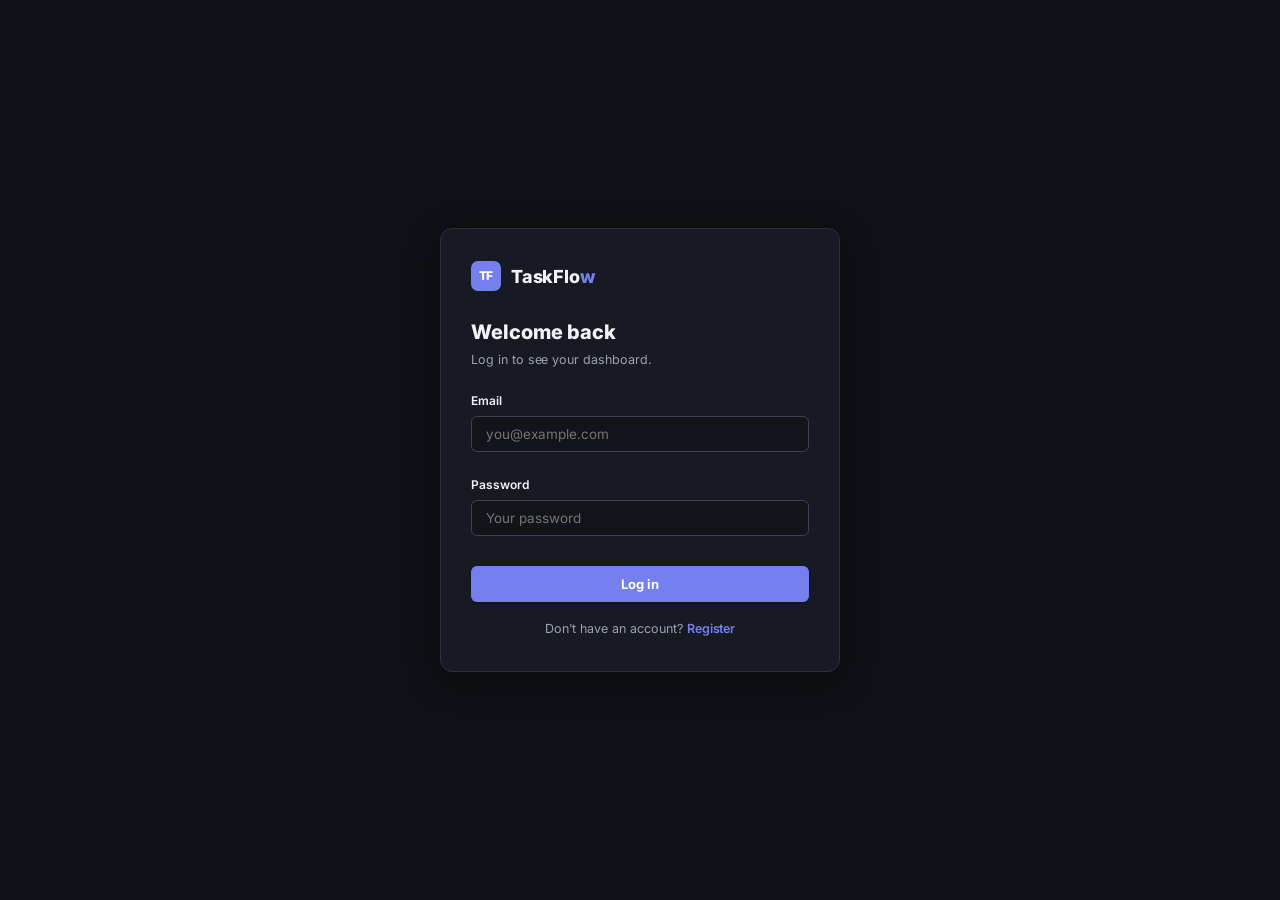
<file: frontend/login.html>
<!DOCTYPE html>
<html lang="en">
<head>
    <script>document.documentElement.dataset.theme = localStorage.getItem("taskflow_theme_v3") || "dark";</script>
    <meta charset="UTF-8">
    <meta name="viewport" content="width=device-width, initial-scale=1.0">
    <title>Log in — TaskFlow</title>
    <link rel="preconnect" href="https://fonts.googleapis.com">
    <link href="https://fonts.googleapis.com/css2?family=Inter:wght@400;500;600;700&display=swap" rel="stylesheet">
    <link rel="stylesheet" href="styles.css">
</head>
<body>

    <div class="auth-page">
        <div class="auth-card">
            <div class="auth-brand">
                <span class="brand-mark">TF</span>
                <span class="brand-name">TaskFlo<span>w</span></span>
            </div>

            <div class="auth-title">Welcome back</div>
            <div class="auth-subtitle">Log in to see your dashboard.</div>

            <div id="login-success" class="auth-success" hidden>Account created — log in below.</div>
            <div id="login-error" class="auth-error" hidden></div>
            <div id="login-hint" class="auth-success" hidden>Server is waking up (free hosting). This can take up to a minute.</div>

            <form id="login-form">
                <div class="auth-field">
                    <label for="login-email">Email</label>
                    <input type="email" id="login-email" class="control" placeholder="you@example.com" required>
                </div>
                <div class="auth-field">
                    <label for="login-password">Password</label>
                    <input type="password" id="login-password" class="control" placeholder="Your password" required>
                </div>
                <button type="submit" class="btn-new auth-submit">Log in</button>
            </form>

            <div class="auth-footer">
                Don't have an account? <a href="register.html">Register</a>
            </div>
        </div>
    </div>

    <script>
        const API_BASE = window.location.hostname === "localhost" || window.location.hostname === "127.0.0.1"
  ? "http://localhost:8000"
  : "https://taskflow-backend-2obb.onrender.com";

        const loginForm = document.getElementById("login-form");
        const loginError = document.getElementById("login-error");
        const loginSuccess = document.getElementById("login-success");

        // If we arrived here right after registering, show a friendly hint.
        if (new URLSearchParams(window.location.search).get("registered") === "1") {
            loginSuccess.hidden = false;
        }

        // If a session already exists, skip straight to the dashboard.
        if (localStorage.getItem("taskflow_token")) {
            window.location.href = "index.html";
        }

        loginForm.addEventListener("submit", async (event) => {
            event.preventDefault();
            loginError.hidden = true;

            const email = document.getElementById("login-email").value.trim();
            const password = document.getElementById("login-password").value;

            const submitBtn = loginForm.querySelector("button[type=submit]");
            const loginHint = document.getElementById("login-hint");
            submitBtn.disabled = true;
            submitBtn.textContent = "Logging in…";
            const hintTimer = setTimeout(() => { loginHint.hidden = false; }, 4000);

            try {
                const res = await fetch(`${API_BASE}/auth/login`, {
                    method: "POST",
                    headers: { "Content-Type": "application/json" },
                    body: JSON.stringify({ email, password }),
                });

                if (!res.ok) {
                    const err = await res.json();
                    loginError.textContent = typeof err.detail === "string" ? err.detail : "Login failed.";
                    loginError.hidden = false;
                    return;
                }

                const data = await res.json();
                localStorage.setItem("taskflow_token", data.token);
                localStorage.setItem("taskflow_user", JSON.stringify({
                    id: data.user_id,
                    name: data.name,
                    email: data.email,
                    is_admin: data.is_admin,
                }));

                window.location.href = "index.html";
            } catch (e) {
                console.error("Login failed:", e);
                loginError.textContent = "Network error — check the backend is running.";
                loginError.hidden = false;
            } finally {
                clearTimeout(hintTimer);
                loginHint.hidden = true;
                submitBtn.disabled = false;
                submitBtn.textContent = "Log in";
            }
        });
    </script>
</body>
</html>
</file>
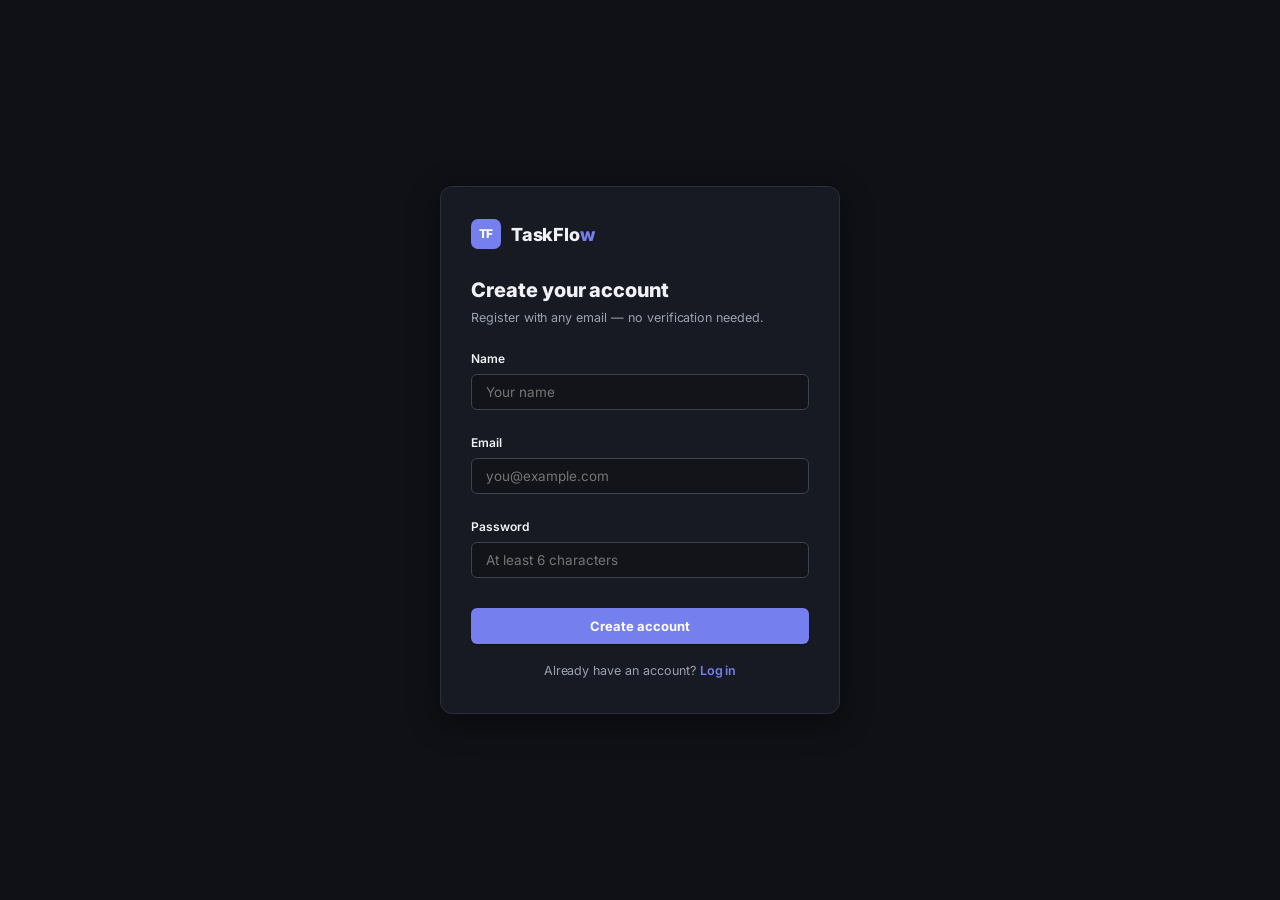
<file: frontend/register.html>
<!DOCTYPE html>
<html lang="en">
<head>
    <script>document.documentElement.dataset.theme = localStorage.getItem("taskflow_theme_v3") || "dark";</script>
    <meta charset="UTF-8">
    <meta name="viewport" content="width=device-width, initial-scale=1.0">
    <title>Register — TaskFlow</title>
    <link rel="preconnect" href="https://fonts.googleapis.com">
    <link href="https://fonts.googleapis.com/css2?family=Inter:wght@400;500;600;700&display=swap" rel="stylesheet">
    <link rel="stylesheet" href="styles.css">
</head>
<body>

    <div class="auth-page">
        <div class="auth-card">
            <div class="auth-brand">
                <span class="brand-mark">TF</span>
                <span class="brand-name">TaskFlo<span>w</span></span>
            </div>

            <div class="auth-title">Create your account</div>
            <div class="auth-subtitle">Register with any email — no verification needed.</div>

            <div id="register-error" class="auth-error" hidden></div>

            <form id="register-form">
                <div class="auth-field">
                    <label for="reg-name">Name</label>
                    <input type="text" id="reg-name" class="control" placeholder="Your name" required>
                </div>
                <div class="auth-field">
                    <label for="reg-email">Email</label>
                    <input type="email" id="reg-email" class="control" placeholder="you@example.com" required>
                </div>
                <div class="auth-field">
                    <label for="reg-password">Password</label>
                    <input type="password" id="reg-password" class="control" placeholder="At least 6 characters" required minlength="6">
                </div>
                <button type="submit" class="btn-new auth-submit">Create account</button>
            </form>

            <div class="auth-footer">
                Already have an account? <a href="login.html">Log in</a>
            </div>
        </div>
    </div>

    <script>
        const API_BASE = window.location.hostname === "localhost" || window.location.hostname === "127.0.0.1"
  ? "http://localhost:8000"
  : "https://taskflow-backend-2obb.onrender.com";

        const registerForm = document.getElementById("register-form");
        const registerError = document.getElementById("register-error");

        registerForm.addEventListener("submit", async (event) => {
            event.preventDefault();
            registerError.hidden = true;

            const name = document.getElementById("reg-name").value.trim();
            const email = document.getElementById("reg-email").value.trim();
            const password = document.getElementById("reg-password").value;

            const submitBtn = registerForm.querySelector("button[type=submit]");
            submitBtn.disabled = true;
            submitBtn.textContent = "Creating account…";

            try {
                const res = await fetch(`${API_BASE}/auth/register`, {
                    method: "POST",
                    headers: { "Content-Type": "application/json" },
                    body: JSON.stringify({ name, email, password }),
                });

                if (!res.ok) {
                    const err = await res.json();
                    let message = "Registration failed.";
                    if (typeof err.detail === "string") {
                        message = err.detail;
                    } else if (Array.isArray(err.detail) && err.detail[0]) {
                        message = err.detail[0].msg || message;
                    }
                    registerError.textContent = message;
                    registerError.hidden = false;
                    return;
                }

                // Success — send them to the login page with a friendly hint.
                window.location.href = "login.html?registered=1";
            } catch (e) {
                console.error("Register failed:", e);
                registerError.textContent = "Network error — check the backend is running.";
                registerError.hidden = false;
            } finally {
                submitBtn.disabled = false;
                submitBtn.textContent = "Create account";
            }
        });
    </script>
</body>
</html>
</file>
<file: frontend/styles.css>
/* =========================================================
   TASKFLOW — Ops Hub (dark theme, storyboard-matched)
   Type: Plus Jakarta Sans throughout
========================================================= */

* {
    margin: 0;
    padding: 0;
    box-sizing: border-box;
}

:root {
    --page-bg: #0A0F1C;
    --surface: #121B2E;
    --surface-2: #17223A;
    --border: #223049;
    --border-strong: #2E3D5C;

    --ink: #F5F7FA;
    --ink-muted: #8B95A7;

    --teal: #14B8A6;
    --teal-bg: rgba(20, 184, 166, 0.15);
    --blue: #3B82F6;
    --blue-bg: rgba(59, 130, 246, 0.15);
    --red: #EF4444;
    --red-bg: rgba(239, 68, 68, 0.15);
    --amber: #F59E0B;
    --amber-bg: rgba(245, 158, 11, 0.15);
    --green: #22C55E;
    --green-bg: rgba(34, 197, 94, 0.15);

    --radius-sm: 10px;
    --radius-md: 16px;
    --radius-lg: 24px;

    --font: 'Inter', -apple-system, 'Segoe UI', sans-serif;
}

:root[data-theme="light"] {
    --page-bg: #F4F7FC;
    --surface: #FFFFFF;
    --surface-2: #F1F5FB;
    --border: #DCE5F2;
    --border-strong: #C5D2E4;
    --ink: #13213A;
    --ink-muted: #62718A;
    --teal-bg: rgba(20, 184, 166, 0.12);
    --blue-bg: rgba(59, 130, 246, 0.12);
    --red-bg: rgba(239, 68, 68, 0.10);
    --amber-bg: rgba(245, 158, 11, 0.12);
    --green-bg: rgba(34, 197, 94, 0.12);
}

body {
    font-family: var(--font);
    background: var(--page-bg);
    color: var(--ink);
    line-height: 1.5;
    font-size: 14px;
}

/* =========================================================
   SHELL
========================================================= */

.app-shell {
    display: grid;
    grid-template-columns: 240px 1fr;
    gap: 20px;
    padding: 20px;
    min-height: 100vh;
}

/* =========================================================
   SIDEBAR
========================================================= */

.nav-sidebar {
    background: var(--surface);
    border: 1px solid var(--border);
    border-radius: var(--radius-lg);
    padding: 24px 16px;
    display: flex;
    flex-direction: column;
    gap: 22px;
    position: sticky;
    top: 20px;
    align-self: start;
    height: calc(100vh - 40px);
    overflow-y: auto;
}

.sidebar-brand {
    padding: 0 8px;
}

.mobile-menu-toggle,
.mobile-controls {
    display: none;
}

.brand-lockup {
    display: flex;
    align-items: center;
    gap: 10px;
}

.brand-mark {
    width: 36px;
    height: 36px;
    border-radius: 10px;
    background: var(--surface-2);
    color: var(--teal);
    font-size: 15px;
    font-weight: 800;
    letter-spacing: -0.02em;
    display: flex;
    align-items: center;
    justify-content: center;
    flex-shrink: 0;
}

.brand-name {
    font-size: 18px;
    font-weight: 800;
    letter-spacing: -0.01em;
}

.brand-name span {
    color: var(--teal);
}

.brand-sub {
    font-size: 11px;
    color: var(--ink-muted);
    margin-top: 1px;
}

.sidebar-nav {
    display: flex;
    flex-direction: column;
    gap: 8px;
}

.theme-toggle {
    display: flex;
    align-items: center;
    gap: 10px;
    width: 100%;
    padding: 11px 14px;
    border: 1px solid var(--border);
    border-radius: 14px;
    background: transparent;
    color: var(--ink-muted);
    font-family: var(--font);
    font-size: 13.5px;
    font-weight: 600;
    text-align: left;
    cursor: pointer;
}

.theme-toggle:hover {
    border-color: var(--teal);
    color: var(--teal);
}

.theme-toggle i {
    width: 22px;
    text-align: center;
    font-size: 16px;
}

.nav-item {
    display: flex;
    align-items: center;
    gap: 10px;
    padding: 11px 14px;
    border: 1px solid var(--border);
    border-radius: 14px;
    color: var(--ink-muted);
    font-weight: 600;
    font-size: 13.5px;
    text-decoration: none;
    cursor: pointer;
    transition: border-color 0.15s ease, color 0.15s ease, background 0.15s ease;
}

.nav-item[hidden] {
    display: none;
}

.nav-item:hover {
    border-color: var(--border-strong);
    color: var(--ink);
}

.nav-item.active {
    border-color: var(--teal);
    background: var(--teal-bg);
    color: var(--ink);
}

.nav-icon {
    width: 22px;
    text-align: center;
    font-size: 16px;
    color: var(--ink-muted);
    flex-shrink: 0;
    transition: color 0.15s ease;
}

.nav-item.active .nav-icon,
.nav-item:hover .nav-icon {
    color: var(--teal);
}

.sidebar-user-card {
    margin-top: auto;
    border-top: 1px solid var(--border);
    padding: 14px 8px 0;
    display: flex;
    align-items: center;
    gap: 10px;
}

.sidebar-user-avatar {
    display: grid;
    place-items: center;
    width: 38px;
    height: 38px;
    flex-shrink: 0;
    border-radius: 50%;
    background: var(--teal);
    color: #04241F;
    font-size: 12px;
    font-weight: 800;
}

.sidebar-user-details {
    min-width: 0;
    flex: 1;
}

.sidebar-user-name,
.sidebar-user-email {
    overflow: hidden;
    text-overflow: ellipsis;
    white-space: nowrap;
}

.sidebar-user-name {
    font-size: 12.5px;
    font-weight: 700;
}

.sidebar-user-email {
    margin-top: 1px;
    color: var(--ink-muted);
    font-size: 10.5px;
}

.sidebar-logout-btn {
    display: grid;
    place-items: center;
    width: 32px;
    height: 32px;
    flex-shrink: 0;
    border: 1px solid transparent;
    border-radius: 8px;
    background: transparent;
    color: var(--ink-muted);
    cursor: pointer;
}

.sidebar-logout-btn:hover {
    border-color: var(--red);
    background: var(--red-bg);
    color: var(--red);
}

/* =========================================================
   MAIN AREA / TOPBAR
========================================================= */

.main-area {
    display: flex;
    flex-direction: column;
    gap: 20px;
    min-width: 0;
}

.topbar {
    background: var(--surface);
    border: 1px solid var(--border);
    border-radius: var(--radius-lg);
    padding: 22px 26px;
    display: flex;
    align-items: center;
    justify-content: space-between;
    gap: 16px;
    flex-wrap: wrap;
}

.topbar-heading h1 {
    font-size: 24px;
    font-weight: 800;
    letter-spacing: -0.01em;
}

.topbar-heading p {
    font-size: 12.5px;
    color: var(--ink-muted);
    margin-top: 3px;
}

.topbar-right {
    display: flex;
    align-items: center;
    gap: 10px;
}

.topbar-user {
    font-size: 12.5px;
    font-weight: 600;
    color: var(--ink-muted);
    white-space: nowrap;
}

.topbar-search {
    height: 42px;
    min-width: 220px;
    background: var(--surface-2);
    border: 1px solid var(--border);
    border-radius: 12px;
    padding: 0 14px;
    color: var(--ink);
    font-family: var(--font);
    font-size: 13px;
    outline: none;
}

.topbar-search::placeholder {
    color: var(--ink-muted);
}

.topbar-search:focus {
    border-color: var(--teal);
}

.btn-new {
    height: 42px;
    padding: 0 20px;
    border: none;
    border-radius: 12px;
    background: var(--teal);
    color: #04241F;
    font-family: var(--font);
    font-weight: 700;
    font-size: 13px;
    cursor: pointer;
    transition: filter 0.15s ease, transform 0.15s ease;
}

.btn-new:hover {
    filter: brightness(1.08);
    transform: translateY(-1px);
}

/* =========================================================
   VIEW SWITCHING
========================================================= */

.view-area {
    display: flex;
    flex-direction: column;
}

.app-footer {
    margin-top: auto;
    padding: 16px 18px;
    border: 1px solid var(--border);
    border-radius: var(--radius-md);
    background: var(--surface);
    display: flex;
    align-items: center;
    justify-content: space-between;
    gap: 16px;
    color: var(--ink-muted);
    font-size: 12.5px;
}

.footer-brand,
.footer-credit {
    display: flex;
    align-items: center;
    gap: 8px;
}

.footer-brand strong {
    color: var(--ink);
    font-size: 13px;
}

.footer-brand strong span {
    color: var(--teal);
}

.footer-mark {
    display: grid;
    place-items: center;
    width: 40px;
    height: 40px;
    border-radius: 10px;
    background: var(--surface-2);
    color: var(--teal);
    font-size: 13px;
    font-weight: 800;
}

.footer-credit {
    padding: 8px 14px;
    border: 1px solid var(--border);
    border-radius: 999px;
    background: var(--surface-2);
}

.footer-credit strong { color: #8B7CFF; }
.footer-credit span { color: #FB7185; }

.view-panel {
    display: none;
    flex-direction: column;
    gap: 18px;
}

.view-panel.active {
    display: flex;
}

/* =========================================================
   SHARED CARD / GRID PRIMITIVES
========================================================= */

.panel-card {
    background: var(--surface);
    border: 1px solid var(--border);
    border-radius: var(--radius-lg);
    padding: 22px 24px;
}

.panel-card h2 {
    font-size: 15px;
    font-weight: 700;
    margin-bottom: 14px;
}

.hint-inline {
    font-size: 12px;
    font-weight: 400;
    color: var(--ink-muted);
}

.panel-card-header {
    display: flex;
    align-items: center;
    justify-content: space-between;
    gap: 12px;
    margin-bottom: 14px;
    flex-wrap: wrap;
}

.panel-card-header h2 {
    margin-bottom: 0;
}

.grid-2 {
    display: grid;
    grid-template-columns: 1fr 1fr;
    gap: 18px;
    align-items: start;
}

.hint-text {
    font-size: 12.5px;
    color: var(--ink-muted);
}

.hint-text.small {
    font-size: 11.5px;
    margin-top: 10px;
}

.divider {
    border: none;
    border-top: 1px solid var(--border);
    margin: 16px 0;
}

/* =========================================================
   KPI TILES
========================================================= */

.kpi-grid {
    display: grid;
    grid-template-columns: repeat(auto-fit, minmax(140px, 1fr));
    gap: 14px;
}

.kpi-tile {
    background: var(--surface);
    border: 1px solid var(--border);
    border-radius: var(--radius-md);
    padding: 20px 18px;
    min-height: 105px;
    position: relative;
    overflow: hidden;
}

.kpi-tile::after {
    content: "";
    position: absolute;
    right: -34px;
    bottom: -52px;
    width: 102px;
    height: 102px;
    border-radius: 50%;
    pointer-events: none;
}

.kpi-tile.accent-teal::after { background: rgba(20, 184, 166, 0.07); }
.kpi-tile.accent-blue::after { background: rgba(59, 130, 246, 0.07); }
.kpi-tile.accent-amber::after { background: rgba(245, 158, 11, 0.07); }
.kpi-tile.accent-green::after { background: rgba(34, 197, 94, 0.07); }
.kpi-tile.accent-red::after { background: rgba(239, 68, 68, 0.07); }

.kpi-label {
    font-size: 12px;
    color: var(--ink-muted);
    font-weight: 500;
    position: relative;
    z-index: 1;
    text-transform: uppercase;
}

.kpi-value {
    font-size: 28px;
    font-weight: 800;
    margin-top: 6px;
    letter-spacing: -0.02em;
    position: relative;
    z-index: 1;
}

.kpi-tile.accent-teal .kpi-value { color: var(--teal); }
.kpi-tile.accent-blue .kpi-value { color: var(--blue); }
.kpi-tile.accent-amber .kpi-value { color: var(--amber); }
.kpi-tile.accent-green .kpi-value { color: var(--green); }
.kpi-tile.accent-red .kpi-value { color: var(--red); }

/* =========================================================
   FORM CONTROLS
========================================================= */

.control {
    height: 42px;
    width: 100%;
    background: var(--surface-2);
    border: 1px solid var(--border);
    border-radius: var(--radius-sm);
    padding: 0 14px;
    color: var(--ink);
    font-family: var(--font);
    font-size: 13.5px;
    outline: none;
    margin-bottom: 10px;
    transition: border-color 0.15s ease;
}

.control:focus {
    border-color: var(--teal);
}

.textarea {
    height: auto;
    padding: 12px 14px;
    resize: vertical;
}

.control-sm {
    height: 34px;
    width: auto;
    margin-bottom: 0;
    font-size: 12.5px;
}

.error-message {
    display: block;
    min-height: 16px;
    color: var(--red);
    font-size: 12px;
}

.button-row {
    display: flex;
    gap: 10px;
    margin-top: 4px;
}

.btn-outline {
    height: 42px;
    padding: 0 18px;
    background: transparent;
    border: 1px solid var(--border-strong);
    border-radius: var(--radius-sm);
    color: var(--ink);
    font-family: var(--font);
    font-weight: 600;
    font-size: 13px;
    cursor: pointer;
    transition: border-color 0.15s ease, color 0.15s ease;
}

.btn-outline:hover {
    border-color: var(--teal);
    color: var(--teal);
}

.btn-outline.btn-sm {
    height: 34px;
    padding: 0 12px;
    font-size: 12px;
}

.btn-blue {
    height: 42px;
    padding: 0 20px;
    background: var(--blue);
    border: none;
    border-radius: var(--radius-sm);
    color: #FFFFFF;
    font-family: var(--font);
    font-weight: 700;
    font-size: 13px;
    cursor: pointer;
    margin-top: 4px;
    transition: filter 0.15s ease;
}

.btn-blue:hover {
    filter: brightness(1.1);
}

/* =========================================================
   TASKS VIEW
========================================================= */

.add-task-row {
    display: grid;
    grid-template-columns: 1fr 2fr 1fr 1fr 1fr auto;
    gap: 10px;
    align-items: center;
}

.add-task-row .control {
    margin-bottom: 0;
}

.count-badge {
    display: inline-flex;
    align-items: center;
    justify-content: center;
    min-width: 22px;
    height: 20px;
    padding: 0 6px;
    background: var(--teal-bg);
    color: var(--teal);
    border-radius: 999px;
    font-size: 11px;
    font-weight: 700;
}

.task-list-controls {
    display: flex;
    align-items: center;
    gap: 10px;
}

.cache-status {
    font-size: 11px;
    color: var(--ink-muted);
}

.task-list {
    display: flex;
    flex-direction: column;
    gap: 10px;
}

.task-list > p {
    font-size: 12.5px;
    color: var(--ink-muted);
    text-align: center;
    padding: 28px 20px;
}

.pagination {
    display: flex;
    align-items: center;
    justify-content: flex-end;
    gap: 6px;
    margin-top: 16px;
    flex-wrap: wrap;
}

.pagination[hidden] {
    display: none;
}

.pagination-btn {
    min-width: 34px;
    height: 34px;
    padding: 0 11px;
    border: 1px solid var(--border-strong);
    border-radius: 8px;
    background: var(--surface-2);
    color: var(--ink-muted);
    font-family: var(--font);
    font-size: 12px;
    font-weight: 700;
    cursor: pointer;
}

.pagination-btn:hover:not(:disabled),
.pagination-btn.active {
    border-color: var(--teal);
    background: var(--teal-bg);
    color: var(--teal);
}

.pagination-btn:disabled {
    cursor: not-allowed;
    opacity: 0.45;
}

/* =========================================================
   EDIT TASK MODAL
========================================================= */

body.modal-open {
    overflow: hidden;
}

.modal-backdrop {
    position: fixed;
    inset: 0;
    z-index: 500;
    display: grid;
    place-items: center;
    padding: 24px;
    background: rgba(2, 7, 18, 0.72);
    backdrop-filter: blur(5px);
}

.modal-backdrop[hidden] {
    display: none;
}

.edit-task-modal {
    width: min(650px, 100%);
    max-height: calc(100vh - 48px);
    overflow-y: auto;
    background: var(--surface);
    border: 1px solid var(--border-strong);
    border-radius: 20px;
    box-shadow: 0 24px 70px rgba(0, 0, 0, 0.45);
}

.edit-modal-header,
.edit-modal-footer {
    display: flex;
    align-items: center;
    justify-content: space-between;
    gap: 14px;
    padding: 20px 22px;
}

.edit-modal-header {
    border-bottom: 1px solid var(--border);
}

.edit-modal-header h2 {
    font-size: 19px;
}

.modal-close-btn {
    display: grid;
    place-items: center;
    width: 40px;
    height: 40px;
    border: 1px solid var(--border-strong);
    border-radius: 10px;
    background: transparent;
    color: var(--ink-muted);
    font-size: 25px;
    line-height: 1;
    cursor: pointer;
}

.modal-close-btn:hover {
    color: var(--ink);
    border-color: var(--teal);
}

.edit-modal-body {
    padding: 22px;
}

.edit-modal-body label {
    display: block;
    margin-bottom: 7px;
    color: var(--ink-muted);
    font-size: 12px;
    font-weight: 700;
}

.edit-modal-body .control {
    margin-bottom: 16px;
    background: var(--surface-2);
}

.edit-modal-body .control:focus {
    border-color: var(--teal);
    box-shadow: 0 0 0 3px var(--teal-bg);
}

.edit-modal-footer {
    border-top: 1px solid var(--border);
}

.edit-modal-actions {
    display: flex;
    gap: 10px;
}

.btn-complete {
    height: 42px;
    padding: 0 16px;
    border: 1px solid rgba(34, 197, 94, 0.42);
    border-radius: var(--radius-sm);
    background: var(--green-bg);
    color: var(--green);
    font-family: var(--font);
    font-size: 13px;
    font-weight: 700;
    cursor: pointer;
}

.task-item {
    cursor: pointer;
}

.task-item:focus-visible {
    outline: 2px solid var(--teal);
    outline-offset: 2px;
}

.task-item {
    background: var(--surface-2);
    border: 1px solid var(--border);
    border-radius: var(--radius-sm);
    padding: 14px 16px;
    display: flex;
    align-items: center;
    justify-content: space-between;
    gap: 14px;
    flex-wrap: wrap;
}

.task-info { min-width: 0; }

.task-title {
    font-size: 14px;
    font-weight: 700;
    margin-bottom: 6px;
}

.task-meta {
    display: flex;
    align-items: center;
    flex-wrap: wrap;
    gap: 8px;
    font-size: 12px;
    color: var(--ink-muted);
}

.pill {
    display: inline-flex;
    align-items: center;
    padding: 3px 10px;
    border-radius: 8px;
    font-size: 11px;
    font-weight: 700;
    text-transform: capitalize;
}

.pill-high { background: var(--red); color: #FFFFFF; }
.pill-medium { background: var(--amber); color: #241606; }
.pill-low { background: var(--green); color: #062512; }

.status-pill {
    display: inline-flex;
    align-items: center;
    gap: 4px;
    padding: 3px 10px;
    border: 1px solid var(--border-strong);
    border-radius: 8px;
    font-size: 11px;
    font-weight: 600;
    color: var(--ink-muted);
    text-transform: capitalize;
}

.status-pill i {
    font-size: 12px;
}

.status-pill.status-completed {
    border-color: var(--green);
    color: var(--green);
}

.status-pill.status-in_progress {
    border-color: var(--blue);
    color: var(--blue);
}

.status-pill.status-pending {
    border-color: var(--border-strong);
    color: var(--ink-muted);
}

.task-actions {
    display: flex;
    gap: 6px;
    flex-shrink: 0;
}

.icon-btn {
    width: 32px;
    height: 32px;
    border-radius: 8px;
    border: 1px solid var(--border-strong);
    background: var(--surface);
    color: var(--ink-muted);
    cursor: pointer;
    font-size: 13px;
    transition: all 0.15s ease;
}

.icon-btn.edit:hover { border-color: var(--blue); color: var(--blue); }
.icon-btn.delete:hover { border-color: var(--red); color: var(--red); background: var(--red-bg); }

/* =========================================================
   NOTIFICATIONS
========================================================= */

.notif-wrap {
    position: relative;
}

.notif-bell {
    position: relative;
    width: 42px;
    height: 42px;
    font-size: 16px;
    border-radius: 12px;
    display: flex;
    align-items: center;
    justify-content: center;
}

.notif-count {
    position: absolute;
    top: -5px;
    right: -5px;
    min-width: 17px;
    height: 17px;
    padding: 0 4px;
    background: var(--red);
    color: #FFFFFF;
    border-radius: 999px;
    font-size: 10px;
    font-weight: 700;
    display: flex;
    align-items: center;
    justify-content: center;
}

.notif-count[hidden] {
    display: none;
}

.notif-dropdown {
    position: absolute;
    top: calc(100% + 10px);
    right: 0;
    width: 340px;
    max-height: 420px;
    background: var(--surface);
    border: 1px solid var(--border);
    border-radius: var(--radius-md);
    box-shadow: 0 16px 40px rgba(0, 0, 0, 0.35);
    z-index: 200;
    display: flex;
    flex-direction: column;
    overflow: hidden;
}

.notif-dropdown[hidden] {
    display: none;
}

.notif-dropdown-header {
    display: flex;
    align-items: center;
    justify-content: space-between;
    padding: 12px 14px;
    border-bottom: 1px solid var(--border);
    font-size: 13px;
    font-weight: 700;
}

.notif-mark-all {
    background: none;
    border: none;
    color: var(--teal);
    font-size: 11.5px;
    font-weight: 600;
    cursor: pointer;
}

.notif-list {
    overflow-y: auto;
    padding: 6px;
}

.notif-item {
    display: flex;
    align-items: flex-start;
    gap: 10px;
    padding: 10px;
    border-radius: 10px;
    cursor: pointer;
    transition: background 0.15s ease;
}

.notif-item:hover {
    background: var(--surface-2);
}

.notif-item.unread {
    background: var(--teal-bg);
}

.notif-icon {
    width: 30px;
    height: 30px;
    border-radius: 9px;
    background: var(--surface-2);
    display: flex;
    align-items: center;
    justify-content: center;
    font-size: 14px;
    color: var(--teal);
    flex-shrink: 0;
}

.notif-item-body {
    min-width: 0;
}

.notif-item-message {
    font-size: 12.5px;
    line-height: 1.4;
}

.notif-item-dot {
    width: 7px;
    height: 7px;
    border-radius: 50%;
    background: var(--teal);
    flex-shrink: 0;
    margin-top: 6px;
}

/* =========================================================
   PROJECTS VIEW
========================================================= */

.projects-grid {
    display: grid;
    grid-template-columns: repeat(auto-fill, minmax(220px, 1fr));
    gap: 14px;
}

.project-card {
    background: var(--surface-2);
    border: 1px solid var(--border);
    border-radius: var(--radius-md);
    padding: 16px 18px;
    cursor: pointer;
    transition: border-color 0.15s ease, transform 0.15s ease;
}

.project-card:hover {
    border-color: var(--teal);
    transform: translateY(-2px);
}

.project-name {
    font-size: 15px;
    font-weight: 700;
}

.project-owner {
    font-size: 11.5px;
    color: var(--ink-muted);
    margin-top: 2px;
}

.project-count {
    font-size: 11.5px;
    color: var(--ink-muted);
    margin-top: 10px;
}

.progress-track {
    height: 7px;
    background: var(--surface);
    border-radius: 999px;
    margin-top: 8px;
    overflow: hidden;
}

.progress-fill {
    height: 100%;
    background: var(--teal);
    border-radius: 999px;
}

.progress-pct {
    font-size: 11px;
    color: var(--ink-muted);
    margin-top: 6px;
    text-align: right;
}

/* Dashboard "Projects in motion" mini rows */

.motion-list {
    display: flex;
    flex-direction: column;
    gap: 12px;
}

.motion-row .motion-top {
    display: flex;
    justify-content: space-between;
    font-size: 12.5px;
    margin-bottom: 6px;
}

.motion-row .motion-top span:last-child {
    color: var(--ink-muted);
}

/* Dashboard recent tasks */

.recent-list {
    display: flex;
    flex-direction: column;
    gap: 10px;
}

.recent-row {
    display: flex;
    align-items: center;
    justify-content: space-between;
    gap: 10px;
    padding: 10px 0;
    border-bottom: 1px solid var(--border);
}

.recent-row:last-child {
    border-bottom: none;
    padding-bottom: 0;
}

.recent-row .recent-title {
    font-size: 13px;
    font-weight: 600;
}

.recent-row .recent-sub {
    font-size: 11.5px;
    color: var(--ink-muted);
    margin-top: 2px;
}

/* =========================================================
   QUICK ADD VIEW
========================================================= */

.preview-field {
    margin-bottom: 12px;
}

.preview-label {
    display: block;
    font-size: 11px;
    color: var(--ink-muted);
    margin-bottom: 5px;
}

.preview-value {
    display: block;
    background: var(--surface-2);
    border: 1px solid var(--border);
    border-radius: var(--radius-sm);
    padding: 10px 14px;
    font-size: 13.5px;
    font-weight: 600;
}

/* =========================================================
   SEARCH + SORT VIEW
========================================================= */

.algo-toggle {
    display: flex;
    gap: 8px;
    margin-bottom: 10px;
}

.algo-btn {
    flex: 1;
    height: 40px;
    border: 1px solid var(--border-strong);
    border-radius: var(--radius-sm);
    background: transparent;
    color: var(--ink-muted);
    font-family: var(--font);
    font-weight: 700;
    font-size: 13px;
    cursor: pointer;
    transition: all 0.15s ease;
}

.algo-btn.active {
    background: var(--teal);
    border-color: var(--teal);
    color: #04241F;
}

.algo-strip {
    display: flex;
    flex-direction: column;
    gap: 10px;
}

.algo-card {
    background: var(--surface-2);
    border: 1px solid var(--border);
    border-radius: var(--radius-sm);
    padding: 14px 16px;
}

.algo-name {
    font-family: monospace;
    font-size: 13px;
    font-weight: 700;
}

.algo-desc {
    font-size: 12px;
    color: var(--ink-muted);
    margin: 4px 0 8px;
}

.method-pill {
    display: inline-flex;
    padding: 2px 9px;
    border-radius: 6px;
    font-size: 10.5px;
    font-weight: 800;
    letter-spacing: 0.02em;
}

.method-pill.teal { background: var(--teal-bg); color: var(--teal); }
.method-pill.blue { background: var(--blue-bg); color: var(--blue); }
.method-pill.amber { background: var(--amber-bg); color: var(--amber); }

.notification-banner {
    padding: 10px 14px;
    border-radius: var(--radius-sm);
    font-size: 12.5px;
    margin-bottom: 12px;
}

.notification-banner.success {
    background: var(--green-bg);
    border: 1px solid var(--green);
    color: var(--green);
}

.notification-banner.error {
    background: var(--red-bg);
    border: 1px solid var(--red);
    color: var(--red);
}

/* =========================================================
   TEAM VIEW
========================================================= */

.team-grid {
    display: grid;
    grid-template-columns: repeat(auto-fill, minmax(220px, 1fr));
    gap: 14px;
}

.user-card {
    display: flex;
    align-items: center;
    gap: 12px;
    background: var(--surface-2);
    border: 1px solid var(--border);
    border-radius: var(--radius-md);
    padding: 14px 16px;
}

.user-avatar {
    width: 40px;
    height: 40px;
    border-radius: 12px;
    background: var(--teal);
    color: #04241F;
    font-weight: 800;
    font-size: 14px;
    display: flex;
    align-items: center;
    justify-content: center;
    flex-shrink: 0;
}

.user-name {
    font-size: 13.5px;
    font-weight: 700;
}

.user-email {
    font-size: 11.5px;
    color: var(--ink-muted);
    margin-top: 2px;
}

/* =========================================================
   RESPONSIVE
========================================================= */

/* Desktop: persistent sidebar and two-column content. */
@media (min-width: 1200px) {
    .app-shell {
        grid-template-columns: 240px minmax(0, 1fr);
        max-width: 1600px;
        margin: 0 auto;
    }
}

/* Laptop: retain the sidebar, while allowing dense forms to wrap cleanly. */
@media (max-width: 1199px) {
    .app-shell { grid-template-columns: 210px minmax(0, 1fr); padding: 16px; gap: 16px; }
    .nav-sidebar { padding: 20px 12px; }
    .nav-item { padding: 10px 12px; }
    .topbar { padding: 20px; }
    .topbar-search { min-width: 180px; }
    .add-task-row { grid-template-columns: repeat(3, minmax(0, 1fr)); }
    .add-task-row button { grid-column: span 3; }
}

/* Tablet: navigation becomes a scrollable top rail and panels stack. */
@media (max-width: 960px) {
    .app-shell { grid-template-columns: 1fr; }
    .nav-sidebar {
        flex-direction: row;
        align-items: center;
        padding: 12px;
        gap: 12px;
        overflow: hidden;
        top: 10px;
        height: auto;
    }
    .sidebar-brand { padding: 0 4px; flex-shrink: 0; }
    .brand-sub { display: none; }
    .sidebar-nav {
        flex: 1;
        flex-direction: row;
        overflow-x: auto;
        padding-bottom: 2px;
        scrollbar-width: thin;
    }
    .nav-item { flex: 0 0 auto; white-space: nowrap; }
    .sidebar-user-card { display: none; }
    .grid-2 { grid-template-columns: 1fr; }
    .topbar-right { flex: 1; justify-content: flex-end; }
    .topbar-search { flex: 1; min-width: 160px; max-width: 320px; }
}

/* Mobile: single-column, touch-friendly layout with no horizontal overflow. */
@media (max-width: 640px) {
    body { font-size: 13px; }
    .app-shell { padding: 10px; gap: 10px; }
    .main-area { gap: 10px; }
    .nav-sidebar {
        display: block;
        height: auto;
        padding: 10px 14px;
        border-radius: var(--radius-md);
        overflow: visible;
    }
    .sidebar-brand { display: flex; align-items: center; justify-content: space-between; padding: 0; }
    .theme-toggle { display: none; }
    .mobile-menu-toggle {
        display: grid;
        place-items: center;
        width: 42px;
        height: 42px;
        border: 0;
        background: transparent;
        color: var(--ink);
        font-size: 22px;
        cursor: pointer;
    }
    .sidebar-nav { display: none; }
    .app-shell.mobile-menu-open .nav-sidebar {
        position: fixed;
        top: 10px;
        left: 10px;
        right: 10px;
        z-index: 600;
        max-height: calc(100vh - 20px);
        overflow-y: auto;
        box-shadow: 0 22px 48px rgba(0, 0, 0, 0.42);
    }
    .app-shell.mobile-menu-open .sidebar-nav {
        display: flex;
        flex: none;
        flex-direction: column;
        gap: 8px;
        margin-top: 14px;
        overflow: visible;
    }
    .app-shell.mobile-menu-open .nav-item { width: 100%; }
    .app-shell.mobile-menu-open .theme-toggle { display: flex; margin-top: 14px; }
    .app-shell.mobile-menu-open .mobile-controls { display: block; margin-top: 14px; }
    .app-shell.mobile-menu-open .sidebar-user-card { display: flex; margin-top: 14px; }
    .main-area > .topbar > .topbar-right { display: none; }
    .mobile-controls .topbar-right {
        display: grid;
        grid-template-columns: minmax(0, 1fr) auto;
        gap: 10px;
        width: 100%;
    }
    .mobile-controls .topbar-search { grid-column: 1 / -1; order: initial; min-width: 0; margin: 0; }
    .mobile-controls .topbar-user { order: initial; margin-left: 0; align-self: center; }
    .mobile-controls .notif-wrap { order: initial; grid-column: 1 / -1; }
    .mobile-controls #topbar-new-btn,
    .mobile-controls .notif-dropdown {
        position: static;
        grid-column: 1 / -1;
        width: 100%;
        max-height: 250px;
        margin-top: -2px;
        box-shadow: none;
    }
    .brand-name { font-size: 16px; }
    .nav-item { padding: 9px 11px; font-size: 12.5px; }
    .topbar { padding: 16px; border-radius: var(--radius-md); align-items: flex-start; }
    .topbar-heading { width: 100%; }
    .topbar-heading h1 { font-size: 21px; }
    .topbar-heading p { font-size: 11.5px; }
    .topbar-right { width: 100%; gap: 8px; flex-wrap: wrap; justify-content: flex-start; }
    .topbar-search { order: 2; flex: 1 0 100%; max-width: none; width: 100%; }
    .topbar-user { margin-left: auto; max-width: 120px; overflow: hidden; text-overflow: ellipsis; }
    .btn-new, .btn-outline, .btn-blue { min-height: 42px; }
    .panel-card { padding: 18px 16px; border-radius: var(--radius-md); }
    .app-footer { align-items: flex-start; flex-direction: column; padding: 14px; }
    .footer-credit { width: 100%; justify-content: center; text-align: center; flex-wrap: wrap; }
    .kpi-grid { grid-template-columns: repeat(2, minmax(0, 1fr)); gap: 10px; }
    .kpi-tile { padding: 14px; }
    .kpi-value { font-size: 24px; }
    .add-task-row { grid-template-columns: 1fr; }
    .add-task-row button { grid-column: auto; width: 100%; }
    .panel-card-header, .task-list-controls { align-items: stretch; }
    .task-list-controls { width: 100%; flex-wrap: wrap; }
    .task-list-controls .control-sm { flex: 1; width: 100%; }
    .task-item { flex-direction: column; align-items: flex-start; padding: 13px; }
    .task-actions { width: 100%; }
    .task-actions .icon-btn { flex: 1; height: 38px; }
    .projects-grid, .team-grid { grid-template-columns: 1fr; }
    .button-row { flex-direction: column; }
    .button-row > button { width: 100%; }
    .notif-dropdown { position: fixed; top: 72px; left: 10px; right: 10px; width: auto; max-height: min(420px, calc(100vh - 92px)); }
    .modal-backdrop { padding: 12px; }
    .edit-modal-header, .edit-modal-body, .edit-modal-footer { padding: 16px; }
    .edit-modal-footer { align-items: stretch; flex-direction: column; }
    .edit-modal-actions { width: 100%; }
    .edit-modal-actions > button, .btn-complete { flex: 1; }
}

a:focus-visible,
button:focus-visible,
input:focus-visible,
select:focus-visible,
textarea:focus-visible {
    outline: 2px solid var(--teal);
    outline-offset: 2px;
}

/* =========================================================
   AUTH PAGES (register.html / login.html)
========================================================= */

.auth-page {
    min-height: 100vh;
    display: flex;
    align-items: center;
    justify-content: center;
    padding: 20px;
}

.auth-card {
    width: 100%;
    max-width: 400px;
    background: var(--surface);
    border: 1px solid var(--border);
    border-radius: var(--radius-lg);
    padding: 32px 30px;
}

.auth-brand {
    display: flex;
    align-items: center;
    gap: 10px;
    margin-bottom: 26px;
}

.auth-title {
    font-size: 20px;
    font-weight: 800;
    margin-bottom: 4px;
}

.auth-subtitle {
    font-size: 12.5px;
    color: var(--ink-muted);
    margin-bottom: 22px;
}

.auth-field {
    margin-bottom: 14px;
}

.auth-field label {
    display: block;
    font-size: 12px;
    color: var(--ink-muted);
    margin-bottom: 6px;
}

.auth-submit {
    width: 100%;
    margin-top: 6px;
}

.auth-footer {
    text-align: center;
    font-size: 12.5px;
    color: var(--ink-muted);
    margin-top: 18px;
}

.auth-footer a {
    color: var(--teal);
    text-decoration: none;
    font-weight: 600;
}

.auth-footer a:hover {
    text-decoration: underline;
}

.auth-error {
    background: var(--red-bg);
    border: 1px solid var(--red);
    color: var(--red);
    border-radius: var(--radius-sm);
    padding: 10px 12px;
    font-size: 12.5px;
    margin-bottom: 16px;
}

.auth-success {
    background: var(--green-bg);
    border: 1px solid var(--green);
    color: var(--green);
    border-radius: var(--radius-sm);
    padding: 10px 12px;
    font-size: 12.5px;
    margin-bottom: 16px;
}

/* =========================================================
   LANDING PAGE
========================================================= */

.landing-page {
    min-height: 100vh;
    background: var(--page-bg);
}

.landing-shell {
    width: min(1120px, calc(100% - 40px));
    margin: 0 auto;
    padding: 26px 0 54px;
}

.landing-header {
    display: flex;
    align-items: center;
    justify-content: space-between;
}

.landing-brand {
    display: flex;
    align-items: center;
    gap: 10px;
    color: var(--ink);
    text-decoration: none;
}

.landing-signin {
    color: var(--ink-muted);
    font-size: 13px;
    font-weight: 700;
    text-decoration: none;
}

.landing-signin:hover { color: var(--teal); }

.landing-hero {
    display: grid;
    grid-template-columns: minmax(0, 1fr) minmax(360px, 0.9fr);
    align-items: center;
    gap: 68px;
    min-height: 540px;
}

.landing-eyebrow {
    display: inline-flex;
    align-items: center;
    gap: 7px;
    padding: 7px 11px;
    border: 1px solid var(--border);
    border-radius: 999px;
    background: var(--surface);
    color: var(--teal);
    font-size: 12px;
    font-weight: 700;
}

.landing-copy h1 {
    max-width: 600px;
    margin: 17px 0;
    font-size: clamp(38px, 5vw, 62px);
    line-height: 1.08;
    letter-spacing: -0.05em;
}

.landing-copy h1 span { color: var(--teal); }

.landing-copy > p:not(.landing-note) {
    max-width: 540px;
    color: var(--ink-muted);
    font-size: 16px;
    line-height: 1.7;
}

.landing-actions { display: flex; gap: 12px; margin-top: 28px; }
.landing-actions a { display: inline-flex; align-items: center; gap: 8px; text-decoration: none; }
.landing-primary { padding: 0 20px; }
.landing-note { display: flex; align-items: center; gap: 7px; margin-top: 15px; color: var(--ink-muted); font-size: 11.5px; }
.landing-note i { color: var(--green); }

.landing-preview {
    padding: 22px;
    border: 1px solid var(--border-strong);
    border-radius: 22px;
    background: var(--surface);
    box-shadow: 0 24px 60px rgba(0, 0, 0, 0.22);
}

.landing-preview-top { display: flex; justify-content: space-between; color: var(--ink-muted); font-size: 12px; font-weight: 700; }
.landing-progress { display: flex; align-items: end; justify-content: space-between; margin: 24px 0 10px; }
.landing-progress div { display: flex; align-items: baseline; gap: 8px; }
.landing-progress strong { color: var(--ink); font-size: 36px; letter-spacing: -0.04em; }
.landing-progress span { color: var(--ink-muted); font-size: 12px; }
.landing-progress b { color: var(--teal); font-size: 15px; }
.landing-progress-track { height: 9px; overflow: hidden; border-radius: 999px; background: var(--surface-2); }
.landing-progress-track span { display: block; width: 72%; height: 100%; border-radius: inherit; background: var(--teal); }
.landing-preview-list { display: flex; flex-direction: column; gap: 10px; margin-top: 23px; }
.landing-preview-list > div { display: flex; align-items: center; gap: 10px; padding: 13px; border: 1px solid var(--border); border-radius: 11px; background: var(--surface-2); color: var(--ink); font-size: 12.5px; font-weight: 600; }
.preview-check { display: grid; place-items: center; width: 21px; height: 21px; border: 1px solid var(--border-strong); border-radius: 50%; color: transparent; flex-shrink: 0; }
.preview-check.done { border-color: var(--teal); background: var(--teal); color: #04241F; }
.landing-preview-list em { margin-left: auto; padding: 3px 8px; border-radius: 6px; background: var(--red-bg); color: var(--red); font-size: 10px; font-style: normal; }
.landing-preview-list em.medium { background: var(--amber-bg); color: var(--amber); }
.landing-preview-list em.low { background: var(--green-bg); color: var(--green); }

.landing-features { display: grid; grid-template-columns: repeat(3, 1fr); gap: 14px; }
.landing-features article { padding: 20px; border: 1px solid var(--border); border-radius: var(--radius-md); background: var(--surface); }
.landing-features i { color: var(--teal); font-size: 22px; }
.landing-features h2 { margin: 12px 0 5px; font-size: 14px; }
.landing-features p { color: var(--ink-muted); font-size: 12px; line-height: 1.55; }

@media (max-width: 760px) {
    .landing-shell { width: min(100% - 28px, 540px); padding-top: 16px; }
    .landing-hero { grid-template-columns: 1fr; gap: 38px; min-height: auto; padding: 70px 0 48px; }
    .landing-copy h1 { font-size: 43px; }
    .landing-features { grid-template-columns: 1fr; }
}

/* =========================================================
   CHAT WIDGET
========================================================= */

.chat-fab {
    position: fixed;
    bottom: 24px;
    right: 24px;
    width: 56px;
    height: 56px;
    border-radius: 50%;
    background: var(--teal);
    color: #04241F;
    border: none;
    font-size: 22px;
    cursor: pointer;
    display: flex;
    align-items: center;
    justify-content: center;
    box-shadow: 0 10px 30px rgba(20, 184, 166, 0.35);
    z-index: 300;
    transition: transform 0.15s ease;
}

.chat-fab:hover {
    transform: translateY(-2px) scale(1.05);
}

.chat-panel {
    position: fixed;
    bottom: 92px;
    right: 24px;
    width: 340px;
    height: 460px;
    background: var(--surface);
    border: 1px solid var(--border);
    border-radius: var(--radius-lg);
    box-shadow: 0 20px 50px rgba(0, 0, 0, 0.4);
    z-index: 300;
    display: flex;
    flex-direction: column;
    overflow: hidden;
}

.chat-panel[hidden] {
    display: none;
}

.chat-panel-header {
    display: flex;
    align-items: center;
    justify-content: space-between;
    padding: 14px 16px;
    background: var(--surface-2);
    border-bottom: 1px solid var(--border);
    font-size: 13.5px;
    font-weight: 700;
}

.chat-panel-header i {
    color: var(--teal);
    margin-right: 6px;
}

.chat-close {
    background: none;
    border: none;
    color: var(--ink-muted);
    font-size: 18px;
    cursor: pointer;
    line-height: 1;
}

.chat-close:hover {
    color: var(--red);
}

.chat-messages {
    flex: 1;
    overflow-y: auto;
    padding: 14px;
    display: flex;
    flex-direction: column;
    gap: 10px;
}

.chat-message {
    display: flex;
}

.chat-message.user {
    justify-content: flex-end;
}

.chat-bubble {
    max-width: 82%;
    padding: 9px 13px;
    border-radius: 14px;
    font-size: 12.5px;
    line-height: 1.5;
    white-space: pre-wrap;
    overflow-wrap: break-word;
}

.chat-message.bot .chat-bubble {
    background: var(--surface-2);
    border: 1px solid var(--border);
    border-bottom-left-radius: 4px;
}

.chat-message.user .chat-bubble {
    background: var(--teal);
    color: #04241F;
    border-bottom-right-radius: 4px;
}

.chat-message.typing .chat-bubble {
    color: var(--ink-muted);
    font-style: italic;
}

.chat-input-row {
    display: flex;
    gap: 8px;
    padding: 12px;
    border-top: 1px solid var(--border);
}

.chat-input-row .control {
    margin-bottom: 0;
    flex: 1;
}

.chat-input-row .btn-new {
    padding: 0 16px;
}

@media (max-width: 420px) {
    .chat-panel {
        width: calc(100vw - 32px);
        right: 16px;
        bottom: 84px;
    }
    .chat-fab {
        right: 16px;
    }
}


/* =========================================================
   Kanban board + List/Board toggle
========================================================= */
.view-toggle { display: inline-flex; border: 1px solid var(--border-strong); border-radius: var(--radius-sm); overflow: hidden; }
.view-toggle button { display: inline-flex; align-items: center; gap: 6px; padding: 7px 12px; font: 600 13px var(--font); color: var(--ink-muted); background: transparent; border: 0; cursor: pointer; }
.view-toggle button.active { background: var(--blue); color: #fff; }
.view-toggle button:focus-visible { outline: 2px solid var(--blue); outline-offset: -2px; }

.kanban { display: none; grid-template-columns: repeat(3, minmax(0, 1fr)); gap: 16px; align-items: start; }
.board-mode .kanban { display: grid; }
.board-mode #task-list-container, .board-mode #task-pagination { display: none !important; }

.kb-column { background: var(--surface-2); border: 1px solid var(--border); border-radius: var(--radius-md); padding: 12px; min-height: 220px; }
.kb-head { display: flex; justify-content: space-between; align-items: center; padding: 2px 4px 12px; font-weight: 700; color: var(--ink); }
.kb-head b { font-size: 12px; padding: 2px 9px; border-radius: 999px; background: var(--surface); color: var(--ink-muted); border: 1px solid var(--border); }
.kb-pending .kb-head { box-shadow: inset 0 -2px 0 var(--amber); }
.kb-in_progress .kb-head { box-shadow: inset 0 -2px 0 var(--blue); }
.kb-completed .kb-head { box-shadow: inset 0 -2px 0 var(--green); }

.kb-body { display: flex; flex-direction: column; gap: 10px; min-height: 150px; border-radius: var(--radius-sm); transition: background .15s; }
.kb-body.kb-over { background: var(--blue-bg); outline: 2px dashed var(--blue); outline-offset: 2px; }
.kb-empty { color: var(--ink-muted); font-size: 13px; text-align: center; padding: 28px 8px; }

.kb-card { background: var(--surface); border: 1px solid var(--border); border-left: 4px solid var(--border-strong); border-radius: var(--radius-sm); padding: 12px; cursor: grab; }
.kb-card:hover { border-color: var(--border-strong); }
.kb-card:focus-visible { outline: 2px solid var(--blue); }
.kb-card.kb-dragging { opacity: .45; }
.kb-prio-high { border-left-color: var(--red); }
.kb-prio-medium { border-left-color: var(--amber); }
.kb-prio-low { border-left-color: var(--green); }
.kb-title { font-weight: 600; font-size: 14px; color: var(--ink); overflow-wrap: anywhere; }
.kb-meta { display: flex; flex-wrap: wrap; gap: 6px 10px; margin-top: 8px; font-size: 12px; color: var(--ink-muted); }
.kb-meta span:first-child { text-transform: capitalize; font-weight: 600; }

@media (max-width: 900px) { .kanban { grid-template-columns: 1fr; } }
@media (prefers-reduced-motion: reduce) { .kb-body { transition: none; } }

.wake-banner { position: fixed; left: 50%; bottom: 20px; transform: translateX(-50%); z-index: 50; max-width: calc(100vw - 32px); padding: 10px 16px; border-radius: var(--radius-sm); background: var(--surface); color: var(--ink); border: 1px solid var(--amber); box-shadow: 0 6px 20px rgba(0,0,0,.25); font: 600 13px var(--font); }
.wake-banner[hidden] { display: none; }


/* =========================================================
   CLEAN MINIMAL SAAS — light theme (Linear/Notion-style)
   Neutral greys, one indigo accent, hairline borders, no glow.
========================================================= */
:root[data-theme="light"] {
    --page-bg: #F7F7F8;
    --surface: #FFFFFF;
    --surface-2: #F4F4F6;
    --border: #E7E7EB;
    --border-strong: #D5D5DC;
    --ink: #1C1C21;
    --ink-muted: #6B6B78;

    --teal: #5E6AD2;              /* the single accent (indigo) */
    --teal-bg: rgba(94, 106, 210, 0.10);
    --blue: #3F7CF0;
    --blue-bg: rgba(63, 124, 240, 0.10);
    --red: #D14343;   --red-bg: rgba(209, 67, 67, 0.09);
    --amber: #B7791F; --amber-bg: rgba(183, 121, 31, 0.11);
    --green: #2E9B6B; --green-bg: rgba(46, 155, 107, 0.11);

    --radius-sm: 6px;
    --radius-md: 8px;
    --radius-lg: 10px;
}

:root[data-theme="light"] body { -webkit-font-smoothing: antialiased; letter-spacing: -0.003em; }

/* Brand */
:root[data-theme="light"] .brand-mark { background: var(--teal); color: #fff; border-radius: 7px; width: 30px; height: 30px; font-size: 12px; }
:root[data-theme="light"] .brand-name span { color: var(--teal); }

/* Buttons */
:root[data-theme="light"] .btn-new { height: 36px; padding: 0 14px; border-radius: 6px; background: var(--teal); color: #fff; font-weight: 600; box-shadow: 0 1px 2px rgba(20, 20, 40, .12); }
:root[data-theme="light"] .btn-new:hover { filter: brightness(1.06); transform: none; }
:root[data-theme="light"] .btn-outline { border-radius: 6px; background: var(--surface); }
:root[data-theme="light"] .btn-outline:hover { background: var(--surface-2); }

/* Inputs */
:root[data-theme="light"] .control { height: 36px; background: var(--surface); border-radius: 6px; border-color: var(--border-strong); font-size: 13.5px; }
:root[data-theme="light"] .control:focus { border-color: var(--teal); box-shadow: 0 0 0 3px var(--teal-bg); }

/* Cards */
:root[data-theme="light"] .panel-card { padding: 20px; box-shadow: 0 1px 2px rgba(20, 20, 40, .04); }
:root[data-theme="light"] .panel-card h2 { font-size: 15px; font-weight: 600; }
:root[data-theme="light"] .kpi-tile { min-height: 92px; padding: 16px; box-shadow: 0 1px 2px rgba(20, 20, 40, .04); }
:root[data-theme="light"] .kpi-tile::after { display: none; }
:root[data-theme="light"] .kpi-tile .kpi-value { color: var(--ink); font-weight: 600; }
:root[data-theme="light"] .project-card { background: var(--surface); transition: border-color .15s, background .15s; }
:root[data-theme="light"] .project-card:hover { transform: none; background: var(--surface-2); border-color: var(--border-strong); }
:root[data-theme="light"] .task-item { background: var(--surface); padding: 10px 14px; transition: background .12s; }
:root[data-theme="light"] .task-item:hover { background: var(--surface-2); }

/* Priority: soft tinted chips instead of solid blocks */
:root[data-theme="light"] .pill-high { background: var(--red-bg); color: var(--red); }
:root[data-theme="light"] .pill-medium { background: var(--amber-bg); color: var(--amber); }
:root[data-theme="light"] .pill-low { background: var(--green-bg); color: var(--green); }

/* Kanban */
:root[data-theme="light"] .view-toggle { background: var(--surface-2); border-color: var(--border); padding: 2px; gap: 2px; }
:root[data-theme="light"] .view-toggle button { border-radius: 5px; padding: 5px 10px; }
:root[data-theme="light"] .view-toggle button.active { background: var(--surface); color: var(--ink); box-shadow: 0 1px 2px rgba(20, 20, 40, .12); }
:root[data-theme="light"] .kb-column { background: var(--surface-2); }
:root[data-theme="light"] .kb-card { box-shadow: 0 1px 2px rgba(20, 20, 40, .05); }
:root[data-theme="light"] .kb-card:hover { border-color: var(--border-strong); box-shadow: 0 2px 6px rgba(20, 20, 40, .08); }

/* Layout: full-height sidebar + open header (desktop only) */
@media (min-width: 961px) {
    :root[data-theme="light"] .app-shell { gap: 0; padding: 0; grid-template-columns: 232px 1fr; }
    :root[data-theme="light"] .nav-sidebar { top: 0; height: 100vh; border: 0; border-right: 1px solid var(--border); border-radius: 0; background: #FBFBFC; padding: 16px 10px; gap: 16px; }
    :root[data-theme="light"] .main-area { padding: 0 36px 32px; gap: 16px; max-width: 1240px; }
    :root[data-theme="light"] .topbar { background: transparent; border: 0; border-bottom: 1px solid var(--border); border-radius: 0; padding: 22px 0 16px; }
}
:root[data-theme="light"] .topbar-heading h1 { font-size: 20px; font-weight: 600; letter-spacing: -0.02em; }
:root[data-theme="light"] .topbar-heading p { color: var(--ink-muted); }

/* Sidebar nav: quiet rows, no boxes */
:root[data-theme="light"] .nav-item { border: 0; border-radius: 6px; padding: 7px 10px; font-weight: 500; font-size: 13.5px; background: transparent; }
:root[data-theme="light"] .nav-item:hover { background: var(--surface-2); color: var(--ink); }
:root[data-theme="light"] .nav-item.active { background: #ECECF1; color: var(--ink); font-weight: 600; }
:root[data-theme="light"] .nav-item.active .nav-icon { color: var(--teal); }

/* Auth + landing */
:root[data-theme="light"] .auth-card { box-shadow: 0 4px 24px rgba(20, 20, 40, .06); border-radius: 12px; }
:root[data-theme="light"] .landing-preview { box-shadow: 0 8px 32px rgba(20, 20, 40, .08); }
:root[data-theme="light"] .landing-copy h1 span { color: var(--teal); }

/* =========================================================
   CONTRAST PASS — clearer layers, stronger type weights
   (page < sidebar < cards, so surfaces stop blending into white)
========================================================= */
:root[data-theme="light"] {
    --page-bg: #ECEEF4;
    --surface: #FFFFFF;
    --surface-2: #F0F2F7;
    --border: #D9DCE6;
    --border-strong: #BFC4D2;
    --ink: #12131A;
    --ink-muted: #565C6E;
}

/* Depth: cards lift off the tinted page */
:root[data-theme="light"] .panel-card,
:root[data-theme="light"] .kpi-tile,
:root[data-theme="light"] .auth-card { box-shadow: 0 1px 3px rgba(18, 19, 40, .08), 0 1px 2px rgba(18, 19, 40, .05); }
:root[data-theme="light"] .task-item,
:root[data-theme="light"] .project-card { background: var(--surface-2); border-color: var(--border); }
:root[data-theme="light"] .task-item:hover,
:root[data-theme="light"] .project-card:hover { background: #E8EBF3; border-color: var(--border-strong); }
:root[data-theme="light"] .control { border-color: var(--border-strong); }

/* Sidebar a step darker than the page, active item pops as a white tab */
@media (min-width: 961px) {
    :root[data-theme="light"] .nav-sidebar { background: #E3E6EE; border-right-color: var(--border-strong); }
    :root[data-theme="light"] .topbar { border-bottom-color: var(--border-strong); }
}
:root[data-theme="light"] .nav-item { color: #3B4152; font-weight: 600; }
:root[data-theme="light"] .nav-item:hover { background: rgba(255, 255, 255, .6); }
:root[data-theme="light"] .nav-item.active { background: #fff; color: var(--teal); font-weight: 700; box-shadow: 0 1px 3px rgba(18, 19, 40, .12); }
:root[data-theme="light"] .nav-item.active .nav-icon { color: var(--teal); }
:root[data-theme="light"] .sidebar-user-card { border-top-color: var(--border-strong); }

/* Stat tiles: a coloured top edge brings the shades back */
:root[data-theme="light"] .kpi-tile { border-top: 3px solid var(--border-strong); }
:root[data-theme="light"] .kpi-tile.accent-teal { border-top-color: var(--teal); }
:root[data-theme="light"] .kpi-tile.accent-blue { border-top-color: var(--blue); }
:root[data-theme="light"] .kpi-tile.accent-amber { border-top-color: var(--amber); }
:root[data-theme="light"] .kpi-tile.accent-green { border-top-color: var(--green); }
:root[data-theme="light"] .kpi-tile.accent-red { border-top-color: var(--red); }
:root[data-theme="light"] .kpi-tile .kpi-value { font-size: 28px; font-weight: 700; letter-spacing: -0.02em; }
:root[data-theme="light"] .kpi-label { font-weight: 600; color: var(--ink-muted); }

/* Type weights */
:root[data-theme="light"] .topbar-heading h1 { font-weight: 700; font-size: 22px; }
:root[data-theme="light"] .panel-card h2 { font-weight: 700; font-size: 16px; }
:root[data-theme="light"] .task-title,
:root[data-theme="light"] .project-name,
:root[data-theme="light"] .kb-title { font-weight: 600; }
:root[data-theme="light"] .preview-label,
:root[data-theme="light"] .edit-modal-body label,
:root[data-theme="light"] .auth-field label { font-weight: 600; color: var(--ink); }
:root[data-theme="light"] .btn-new,
:root[data-theme="light"] .btn-outline { font-weight: 700; }
:root[data-theme="light"] .pill { font-weight: 700; }
:root[data-theme="light"] .status-pill { font-weight: 600; }

/* Kanban: darker lanes so white cards stand out */
:root[data-theme="light"] .kb-column { background: #E4E7F0; border-color: var(--border-strong); }
:root[data-theme="light"] .kb-head { font-weight: 700; }
:root[data-theme="light"] .kb-head b { background: #fff; color: var(--ink); }
:root[data-theme="light"] .kb-card { background: #fff; border-color: var(--border); box-shadow: 0 1px 3px rgba(18, 19, 40, .10); }
:root[data-theme="light"] .view-toggle { background: #E4E7F0; border-color: var(--border-strong); }


/* =========================================================
   Visible pointer over rows and cards: small dark hand with a white
   outline (system cursor can blend into light backgrounds).
   Buttons/inputs keep the normal system pointer.
========================================================= */
:root { --hand-cursor: url("data:image/svg+xml,%3Csvg xmlns=%22http://www.w3.org/2000/svg%22 width=%2222%22 height=%2222%22 viewBox=%220 0 32 32%22%3E%3Cg fill=%22%23fff%22 stroke=%22%23fff%22 stroke-width=%222.6%22 stroke-linejoin=%22round%22%3E%3Crect x=%2210%22 y=%222%22 width=%225%22 height=%2216%22 rx=%222.5%22/%3E%3Crect x=%2215%22 y=%2211%22 width=%224.6%22 height=%2210%22 rx=%222.3%22/%3E%3Crect x=%2219.2%22 y=%2212%22 width=%224.6%22 height=%2210%22 rx=%222.3%22/%3E%3Crect x=%2223.4%22 y=%2214%22 width=%224.2%22 height=%229%22 rx=%222.1%22/%3E%3Crect x=%227%22 y=%2216%22 width=%2220.6%22 height=%2212%22 rx=%225%22/%3E%3Crect x=%222.5%22 y=%2215.5%22 width=%229%22 height=%225%22 rx=%222.5%22 transform=%22rotate%2828 7 18%29%22/%3E%3C/g%3E%3Cg fill=%22%231C1C21%22%3E%3Crect x=%2210%22 y=%222%22 width=%225%22 height=%2216%22 rx=%222.5%22/%3E%3Crect x=%2215%22 y=%2211%22 width=%224.6%22 height=%2210%22 rx=%222.3%22/%3E%3Crect x=%2219.2%22 y=%2212%22 width=%224.6%22 height=%2210%22 rx=%222.3%22/%3E%3Crect x=%2223.4%22 y=%2214%22 width=%224.2%22 height=%229%22 rx=%222.1%22/%3E%3Crect x=%227%22 y=%2216%22 width=%2220.6%22 height=%2212%22 rx=%225%22/%3E%3Crect x=%222.5%22 y=%2215.5%22 width=%229%22 height=%225%22 rx=%222.5%22 transform=%22rotate%2828 7 18%29%22/%3E%3C/g%3E%3C/svg%3E") 8 2, pointer; }
.task-item, .project-card, .kb-card, .nav-item { cursor: var(--hand-cursor); }
button:disabled, .pagination-btn:disabled { cursor: not-allowed; }

/* Row under the pointer gets a clear accent, not just a faint tint */
:root[data-theme="light"] .task-item:hover,
:root[data-theme="light"] .project-card:hover { background: #E6E9FB; border-color: var(--teal); }

/* =========================================================
   CLEAN MINIMAL SAAS — dark theme (same layout as light)
   Layers: sidebar (darkest) < page < cards < rows. One indigo accent.
========================================================= */
:root[data-theme="dark"] {
    --page-bg: #0F1116;
    --surface: #171A22;
    --surface-2: #1F232D;
    --border: #2A2F3B;
    --border-strong: #3B4252;
    --ink: #F1F2F6;
    --ink-muted: #9AA1B3;

    --teal: #7580EE;
    --teal-bg: rgba(117, 128, 238, 0.16);
    --blue: #5B8DEF;  --blue-bg: rgba(91, 141, 239, 0.16);
    --red: #F2706A;   --red-bg: rgba(242, 112, 106, 0.15);
    --amber: #E8AE45; --amber-bg: rgba(232, 174, 69, 0.15);
    --green: #4CBB8A; --green-bg: rgba(76, 187, 138, 0.15);

    --radius-sm: 6px;
    --radius-md: 8px;
    --radius-lg: 10px;
}
:root[data-theme="dark"] body { -webkit-font-smoothing: antialiased; letter-spacing: -0.003em; }

/* Brand */
:root[data-theme="dark"] .brand-mark { background: var(--teal); color: #fff; border-radius: 7px; width: 30px; height: 30px; font-size: 12px; }
:root[data-theme="dark"] .brand-name span { color: var(--teal); }

/* Buttons */
:root[data-theme="dark"] .btn-new { height: 36px; padding: 0 14px; border-radius: 6px; background: var(--teal); color: #fff; font-weight: 700; box-shadow: 0 1px 2px rgba(0, 0, 0, .4); }
:root[data-theme="dark"] .btn-new:hover { filter: brightness(1.1); transform: none; }
:root[data-theme="dark"] .btn-outline { border-radius: 6px; font-weight: 700; }
:root[data-theme="dark"] .btn-outline:hover { background: var(--surface-2); }

/* Inputs */
:root[data-theme="dark"] .control { height: 36px; background: #12141A; border-radius: 6px; border-color: var(--border-strong); font-size: 13.5px; }
:root[data-theme="dark"] .control:focus { border-color: var(--teal); box-shadow: 0 0 0 3px var(--teal-bg); }

/* Cards */
:root[data-theme="dark"] .panel-card { padding: 20px; box-shadow: 0 1px 3px rgba(0, 0, 0, .35); }
:root[data-theme="dark"] .panel-card h2 { font-size: 16px; font-weight: 700; }
:root[data-theme="dark"] .kpi-tile { min-height: 92px; padding: 16px; border-top: 3px solid var(--border-strong); box-shadow: 0 1px 3px rgba(0, 0, 0, .35); }
:root[data-theme="dark"] .kpi-tile::after { display: none; }
:root[data-theme="dark"] .kpi-tile.accent-teal { border-top-color: var(--teal); }
:root[data-theme="dark"] .kpi-tile.accent-blue { border-top-color: var(--blue); }
:root[data-theme="dark"] .kpi-tile.accent-amber { border-top-color: var(--amber); }
:root[data-theme="dark"] .kpi-tile.accent-green { border-top-color: var(--green); }
:root[data-theme="dark"] .kpi-tile.accent-red { border-top-color: var(--red); }
:root[data-theme="dark"] .kpi-tile .kpi-value { color: var(--ink); font-size: 28px; font-weight: 700; letter-spacing: -0.02em; }
:root[data-theme="dark"] .kpi-label { font-weight: 600; color: var(--ink-muted); }
:root[data-theme="dark"] .project-card,
:root[data-theme="dark"] .task-item { background: var(--surface-2); border-color: var(--border); padding: 10px 14px; transition: background .12s, border-color .12s; }
:root[data-theme="dark"] .project-card { padding: 16px 18px; }
:root[data-theme="dark"] .project-card:hover,
:root[data-theme="dark"] .task-item:hover { transform: none; background: #262B38; border-color: var(--teal); }

/* Priority: tinted chips */
:root[data-theme="dark"] .pill { font-weight: 700; }
:root[data-theme="dark"] .pill-high { background: var(--red-bg); color: var(--red); }
:root[data-theme="dark"] .pill-medium { background: var(--amber-bg); color: var(--amber); }
:root[data-theme="dark"] .pill-low { background: var(--green-bg); color: var(--green); }
:root[data-theme="dark"] .status-pill { font-weight: 600; }

/* Kanban */
:root[data-theme="dark"] .view-toggle { background: #12141A; border-color: var(--border-strong); padding: 2px; gap: 2px; }
:root[data-theme="dark"] .view-toggle button { border-radius: 5px; padding: 5px 10px; }
:root[data-theme="dark"] .view-toggle button.active { background: var(--surface-2); color: var(--ink); box-shadow: 0 1px 2px rgba(0, 0, 0, .4); }
:root[data-theme="dark"] .kb-column { background: #12141A; border-color: var(--border); }
:root[data-theme="dark"] .kb-head { font-weight: 700; }
:root[data-theme="dark"] .kb-head b { background: var(--surface-2); color: var(--ink); }
:root[data-theme="dark"] .kb-card { background: var(--surface-2); box-shadow: 0 1px 3px rgba(0, 0, 0, .4); }
:root[data-theme="dark"] .kb-card:hover { border-color: var(--teal); }

/* Layout: full-height sidebar + open header (desktop only) */
@media (min-width: 961px) {
    :root[data-theme="dark"] .app-shell { gap: 0; padding: 0; grid-template-columns: 232px 1fr; }
    :root[data-theme="dark"] .nav-sidebar { top: 0; height: 100vh; border: 0; border-right: 1px solid var(--border); border-radius: 0; background: #0A0B0F; padding: 16px 10px; gap: 16px; }
    :root[data-theme="dark"] .main-area { padding: 0 36px 32px; gap: 16px; max-width: 1240px; }
    :root[data-theme="dark"] .topbar { background: transparent; border: 0; border-bottom: 1px solid var(--border); border-radius: 0; padding: 22px 0 16px; }
}
:root[data-theme="dark"] .topbar-heading h1 { font-size: 22px; font-weight: 700; letter-spacing: -0.02em; }
:root[data-theme="dark"] .topbar-heading p { color: var(--ink-muted); }

/* Sidebar nav: quiet rows; active item is a raised tab with accent text */
:root[data-theme="dark"] .nav-item { border: 0; border-radius: 6px; padding: 7px 10px; font-weight: 600; font-size: 13.5px; background: transparent; }
:root[data-theme="dark"] .nav-item:hover { background: var(--surface); color: var(--ink); }
:root[data-theme="dark"] .nav-item.active { background: var(--surface-2); color: var(--teal); font-weight: 700; box-shadow: 0 1px 2px rgba(0, 0, 0, .4); }
:root[data-theme="dark"] .nav-item.active .nav-icon { color: var(--teal); }

/* Labels + auth + landing */
:root[data-theme="dark"] .preview-label,
:root[data-theme="dark"] .edit-modal-body label,
:root[data-theme="dark"] .auth-field label { font-weight: 600; color: var(--ink); }
:root[data-theme="dark"] .auth-card { border-radius: 12px; box-shadow: 0 8px 32px rgba(0, 0, 0, .45); }
:root[data-theme="dark"] .landing-preview { box-shadow: 0 8px 32px rgba(0, 0, 0, .45); }
:root[data-theme="dark"] .landing-copy h1 span { color: var(--teal); }

/* =========================================================
   Narrow screens: keep the sticky top bar above page content
   (cards use position: relative and were painting over it)
========================================================= */
@media (max-width: 960px) {
    .nav-sidebar { position: sticky; top: 0; z-index: 100; background: var(--surface); }
    .app-shell { padding-top: 0; }
    .main-area { padding-top: 16px; }
    .kpi-tile { z-index: 0; }
}


/* =========================================================
   Avatar picker, footer brand + credit link, chat button spacing
========================================================= */
.sidebar-user-card { position: relative; }
button.sidebar-user-avatar { border: 0; padding: 0; cursor: pointer; overflow: hidden; color: #fff; font-family: var(--font); transition: box-shadow .15s; }
.sidebar-user-avatar img { width: 100%; height: 100%; object-fit: cover; display: block; }
button.sidebar-user-avatar:hover,
button.sidebar-user-avatar:focus-visible { outline: none; box-shadow: 0 0 0 2px var(--surface), 0 0 0 4px var(--teal); }

.avatar-picker { position: absolute; left: 4px; bottom: calc(100% + 8px); width: 212px; padding: 12px; background: var(--surface); border: 1px solid var(--border-strong); border-radius: var(--radius-md); box-shadow: 0 8px 24px rgba(0, 0, 0, .35); z-index: 60; }
.avatar-picker[hidden] { display: none; }
.avatar-picker-title { font-size: 13px; font-weight: 700; color: var(--ink); margin-bottom: 10px; }
.avatar-grid { display: grid; grid-template-columns: repeat(4, 1fr); gap: 8px; }
.avatar-option { width: 100%; aspect-ratio: 1; padding: 0; border: 2px solid transparent; border-radius: 50%; overflow: hidden; background: var(--surface-2); cursor: pointer; }
.avatar-option img { width: 100%; height: 100%; display: block; }
.avatar-option:hover { border-color: var(--border-strong); }
.avatar-option.selected { border-color: var(--teal); }
.avatar-option:focus-visible { outline: 2px solid var(--teal); outline-offset: 2px; }
.avatar-reset { margin-top: 10px; width: 100%; padding: 7px; border: 1px solid var(--border-strong); border-radius: 6px; background: transparent; color: var(--ink-muted); font: 600 12.5px var(--font); cursor: pointer; }
.avatar-reset:hover { color: var(--ink); background: var(--surface-2); }

/* Footer logo matches the sidebar brand */
:root[data-theme] .footer-mark { background: var(--teal); color: #fff; border-radius: 7px; width: 30px; height: 30px; font-size: 12px; }
:root[data-theme] .footer-brand strong span { color: var(--teal); }

/* Footer credit is a link (LinkedIn) */
.footer-credit a.credit-link { color: inherit; text-decoration: none; }
.footer-credit a.credit-link:hover strong { text-decoration: underline; text-underline-offset: 3px; }

/* Chat button: a bit further right, footer sits clear above it */
.chat-fab { right: 12px; bottom: 16px; }
.main-area { padding-bottom: 88px; }
@media (min-width: 961px) { :root[data-theme] .main-area { padding-bottom: 88px; } }
</file>
